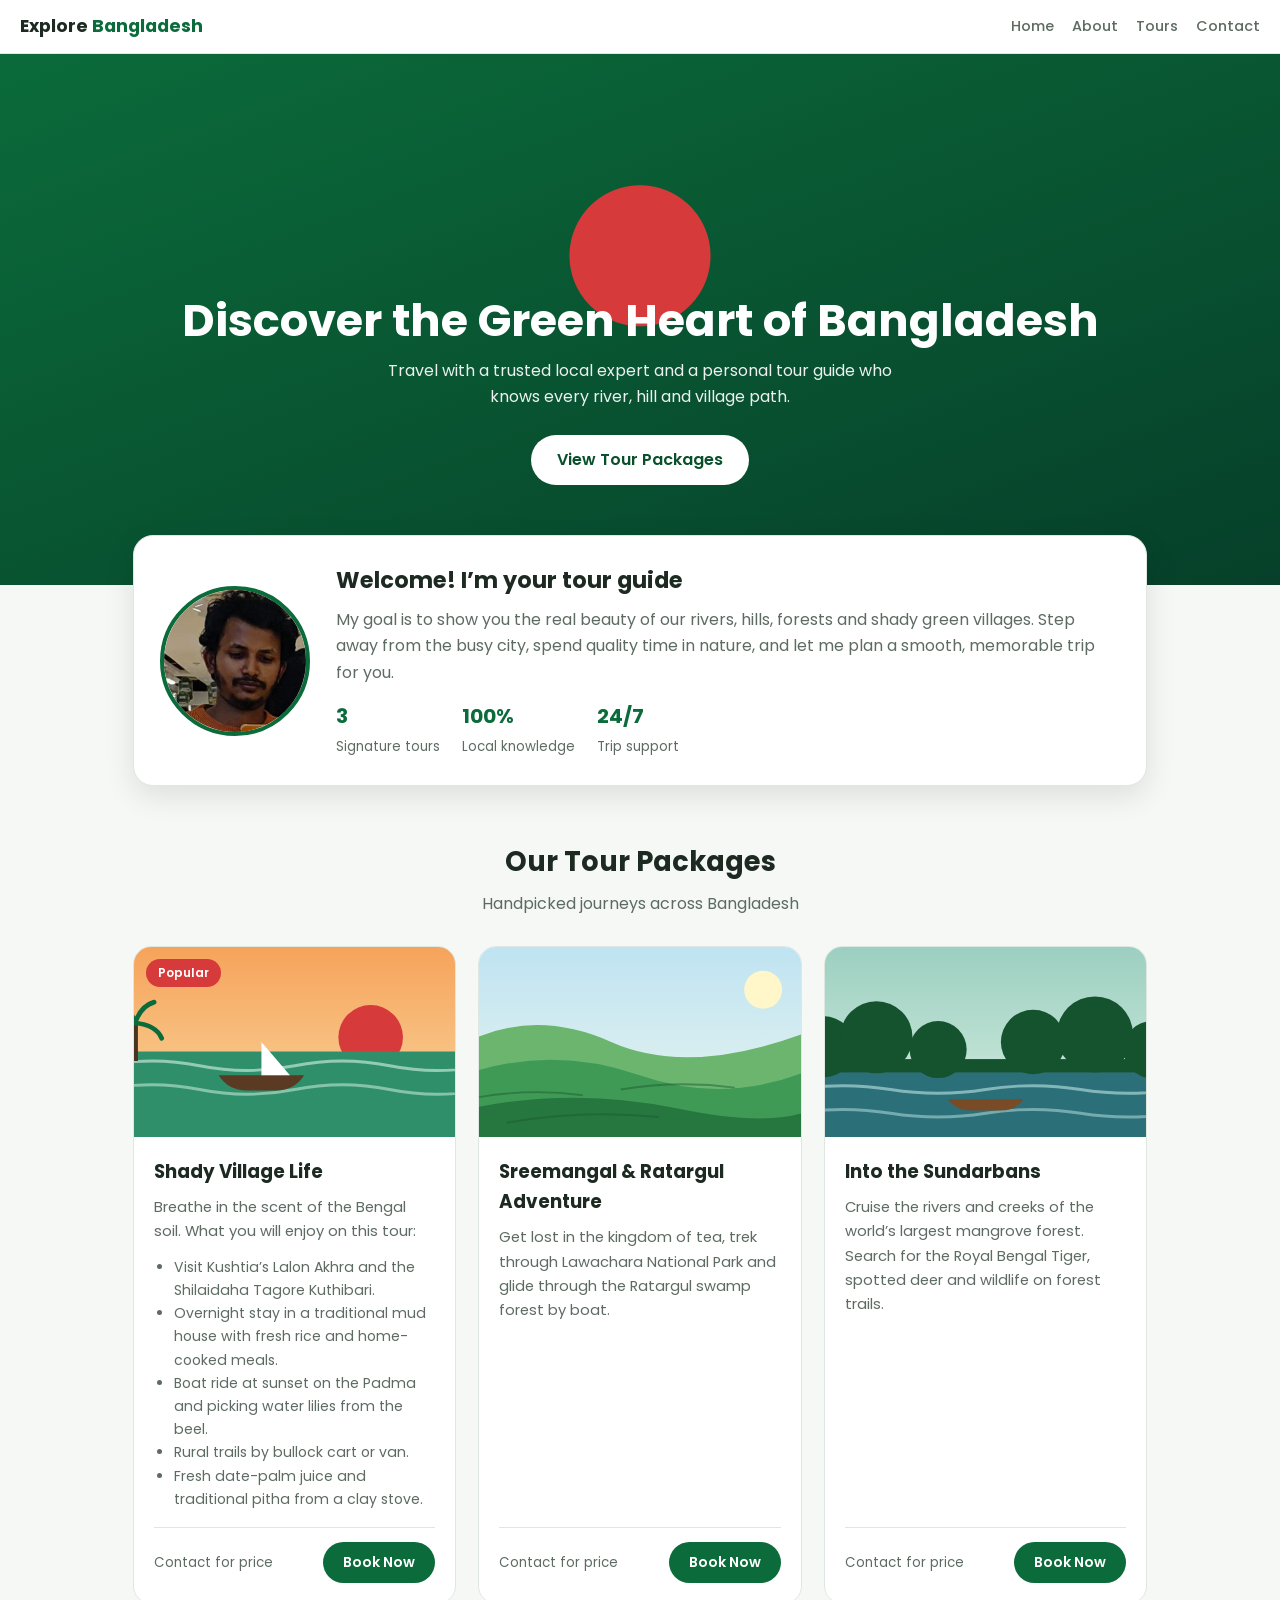
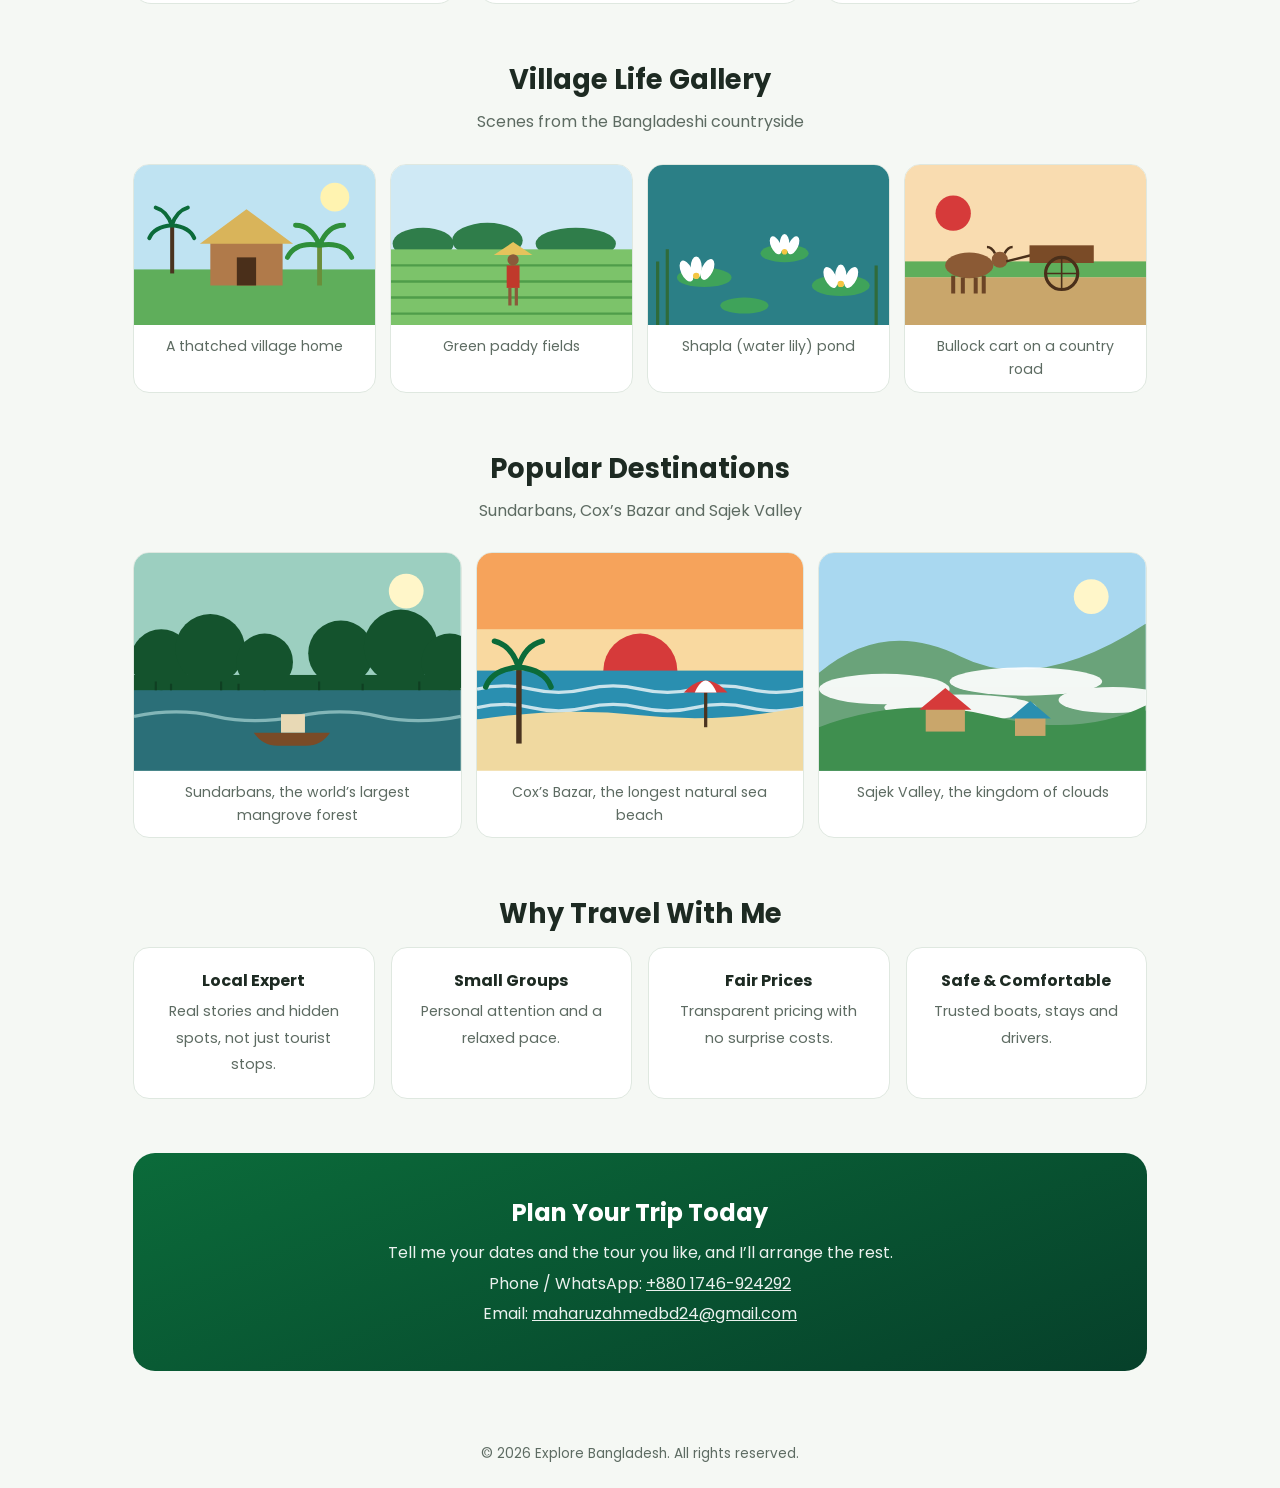
<file: public/assets/aistudio/Explore_Bangladesh___Local_Tour_Guide__3__83a9cded.html>
<!DOCTYPE html>
<html lang="en">
<head>
<meta charset="UTF-8">
<meta name="viewport" content="width=device-width, initial-scale=1, viewport-fit=cover">
<title>Explore Bangladesh – Local Tour Guide</title>
<link href="https://fonts.googleapis.com/css2?family=Poppins:wght@400;500;600;700&display=swap" rel="stylesheet">
<style>
:root{
  --bg:#f5f8f4;--surface:#ffffff;--text:#1d2a22;--muted:#5d6b62;--line:#dfe8e0;
  --green:#0b6b3a;--green-d:#08502b;--red:#d63a3a;--nav:#ffffffee;
  box-sizing:border-box;padding-top:env(safe-area-inset-top,0px);padding-bottom:env(safe-area-inset-bottom,0px);
}
@media (prefers-color-scheme:dark){
  :root:not([data-theme="light"]){--bg:#0f1712;--surface:#18231c;--text:#e8f0ea;--muted:#9db0a3;--line:#27382d;--green:#3fbf7a;--green-d:#2fa566;--nav:#101a14ee}
}
:root[data-theme="dark"]{--bg:#0f1712;--surface:#18231c;--text:#e8f0ea;--muted:#9db0a3;--line:#27382d;--green:#3fbf7a;--green-d:#2fa566;--nav:#101a14ee}
*,*::before,*::after{box-sizing:border-box}
html{scroll-behavior:smooth;scroll-padding-top:calc(70px + env(safe-area-inset-top,0px))}
body{margin:0;font-family:'Poppins',system-ui,-apple-system,Segoe UI,Roboto,sans-serif;background:var(--bg);color:var(--text);line-height:1.65}
body::before{content:"";position:fixed;inset:0 0 auto;height:env(safe-area-inset-top,0px);z-index:10;background:var(--nav);backdrop-filter:blur(8px)}
nav{position:sticky;top:env(safe-area-inset-top,0px);z-index:9;display:flex;align-items:center;justify-content:space-between;gap:12px;padding:12px 20px;background:var(--nav);backdrop-filter:blur(8px);border-bottom:1px solid var(--line)}
.logo{font-weight:700;font-size:1.1rem;white-space:nowrap}
.logo span{color:var(--green)}
nav ul{list-style:none;display:flex;gap:18px;margin:0;padding:0;overflow-x:auto}
nav a{color:var(--muted);text-decoration:none;font-size:.9rem;font-weight:500;white-space:nowrap}
nav a:hover{color:var(--green)}
.hero{position:relative;text-align:center;color:#fff;padding:90px 20px 100px;background:radial-gradient(circle at 50% 38%,#d63a3a 0 70px,transparent 71px),linear-gradient(160deg,#0b6b3a,#06402a)}
.hero h1{position:relative;margin:150px 0 10px;font-size:clamp(1.7rem,6vw,2.8rem);line-height:1.2}
.hero p{position:relative;margin:0 auto 24px;max-width:520px;opacity:.92}
.btn{display:inline-block;padding:12px 26px;border-radius:999px;background:#fff;color:#08502b;font-weight:600;text-decoration:none}
.container{max-width:1050px;margin:0 auto;padding:0 18px 50px}
.about-card{display:flex;gap:26px;align-items:center;margin-top:-50px;position:relative;background:var(--surface);border:1px solid var(--line);border-radius:20px;padding:26px;box-shadow:0 10px 30px #0000001a}
.avatar{flex:0 0 150px;width:150px;height:150px;border-radius:50%;border:4px solid var(--green);overflow:hidden;background:var(--bg);display:flex;align-items:center;justify-content:center;text-align:center;cursor:pointer;color:var(--muted);font-size:.78rem;position:relative}
.avatar img{width:100%;height:100%;object-fit:cover;display:block}
.avatar input{position:absolute;inset:0;opacity:0;cursor:pointer}
.about-card h2{margin:0 0 8px;font-size:1.4rem}
.about-card p{margin:0 0 14px;color:var(--muted)}
.stats{display:flex;gap:22px;flex-wrap:wrap}
.stats b{display:block;font-size:1.25rem;color:var(--green)}
.stats small{color:var(--muted)}
.section-title{text-align:center;margin:54px 0 6px;font-size:1.7rem}
.sub{text-align:center;color:var(--muted);margin:0 0 28px}
.tour-grid{display:grid;grid-template-columns:repeat(auto-fit,minmax(280px,1fr));gap:22px}
.tour-card{background:var(--surface);border:1px solid var(--line);border-radius:18px;overflow:hidden;display:flex;flex-direction:column;transition:transform .2s}
.tour-card:hover{transform:translateY(-4px)}
.tour-img{position:relative;height:190px}
.tour-img svg{width:100%;height:100%;display:block}
.badge{position:absolute;top:12px;left:12px;background:var(--red);color:#fff;font-size:.75rem;font-weight:600;padding:4px 12px;border-radius:999px}
.tour-content{padding:20px;display:flex;flex-direction:column;flex:1}
.tour-content h3{margin:0 0 8px;font-size:1.15rem}
.tour-content p{margin:0 0 12px;color:var(--muted);font-size:.92rem}
.tour-content ul{margin:0 0 16px;padding-left:20px;color:var(--muted);font-size:.88rem}
.tour-meta{margin-top:auto;display:flex;align-items:center;justify-content:space-between;gap:10px;border-top:1px solid var(--line);padding-top:14px}
.price{font-weight:700;color:var(--green)}
.price small{font-weight:400;color:var(--muted)}
.btn-book{background:var(--green);color:#fff;text-decoration:none;padding:9px 20px;border-radius:999px;font-weight:600;font-size:.88rem}
.btn-book:hover{background:var(--green-d)}
.gallery{display:grid;grid-template-columns:repeat(auto-fit,minmax(220px,1fr));gap:14px}
.gallery figure{margin:0;background:var(--surface);border:1px solid var(--line);border-radius:16px;overflow:hidden}
.gallery svg{width:100%;height:auto;display:block}
.gallery figcaption{padding:10px 14px;font-size:.88rem;color:var(--muted);text-align:center}
.why{display:grid;grid-template-columns:repeat(auto-fit,minmax(200px,1fr));gap:16px;margin-top:10px}
.why div{background:var(--surface);border:1px solid var(--line);border-radius:16px;padding:20px;text-align:center}
.why b{display:block;margin-bottom:4px}
.why span{color:var(--muted);font-size:.9rem}
.contact{margin-top:54px;text-align:center;background:linear-gradient(160deg,#0b6b3a,#06402a);color:#fff;border-radius:22px;padding:40px 20px}
.contact h2{margin:0 0 8px}
.contact p{margin:4px 0;opacity:.92}
footer{text-align:center;color:var(--muted);font-size:.85rem;padding:22px 16px}
@media (max-width:640px){
  .about-card{flex-direction:column;text-align:center}
  .stats{justify-content:center}
  nav ul{gap:14px}
}
</style>
</head>
<body>

<nav>
  <div class="logo">Explore <span>Bangladesh</span></div>
  <ul>
    <li><a href="#home">Home</a></li>
    <li><a href="#about">About</a></li>
    <li><a href="#packages">Tours</a></li>
    <li><a href="#contact">Contact</a></li>
  </ul>
</nav>

<section class="hero" id="home">
  <h1>Discover the Green Heart of Bangladesh</h1>
  <p>Travel with a trusted local expert and a personal tour guide who knows every river, hill and village path.</p>
  <a class="btn" href="#packages">View Tour Packages</a>
</section>

<div class="container">

  <div class="about-card" id="about">
    <label class="avatar" title="Tap to change photo">
      <img src="[data-uri]" alt="Tour guide profile photo">
      <input type="file" accept="image/*" id="photoInput" aria-label="Choose profile photo">
    </label>
    <div>
      <h2>Welcome! I’m your tour guide</h2>
      <p>My goal is to show you the real beauty of our rivers, hills, forests and shady green villages. Step away from the busy city, spend quality time in nature, and let me plan a smooth, memorable trip for you.</p>
      <div class="stats">
        <div><b>3</b><small>Signature tours</small></div>
        <div><b>100%</b><small>Local knowledge</small></div>
        <div><b>24/7</b><small>Trip support</small></div>
      </div>
    </div>
  </div>

  <h2 class="section-title" id="packages">Our Tour Packages</h2>
  <p class="sub">Handpicked journeys across Bangladesh</p>

  <div class="tour-grid">

    <div class="tour-card">
      <div class="tour-img">
        <svg viewBox="0 0 400 200" preserveAspectRatio="xMidYMid slice" aria-label="Sunset over a river with a boat">
          <defs><linearGradient id="g1" x1="0" y1="0" x2="0" y2="1"><stop offset="0" stop-color="#f6a35b"/><stop offset="1" stop-color="#f9d9a0"/></linearGradient></defs>
          <rect width="400" height="200" fill="url(#g1)"/>
          <circle cx="280" cy="95" r="34" fill="#d63a3a"/>
          <rect y="110" width="400" height="90" fill="#2f8f6b"/>
          <path d="M0 125q50-10 100 0t100 0 100 0 100 0" stroke="#bfe6d4" stroke-width="3" fill="none" opacity=".7"/>
          <path d="M0 150q50-10 100 0t100 0 100 0 100 0" stroke="#bfe6d4" stroke-width="3" fill="none" opacity=".6"/>
          <path d="M120 135h90q-10 16-30 16h-30q-20 0-30-16z" fill="#5a3a22"/>
          <path d="M165 135V100l30 35z" fill="#fff"/>
          <rect x="30" y="80" width="5" height="40" fill="#4a3320"/><path d="M32 80q-22 2-28 16M32 80q22 2 28 16M32 80q-6-18-20-22M32 80q6-18 20-22" stroke="#0b6b3a" stroke-width="5" fill="none" stroke-linecap="round"/>
        </svg>
        <span class="badge">Popular</span>
      </div>
      <div class="tour-content">
        <h3>Shady Village Life</h3>
        <p>Breathe in the scent of the Bengal soil. What you will enjoy on this tour:</p>
        <ul>
          <li>Visit Kushtia’s Lalon Akhra and the Shilaidaha Tagore Kuthibari.</li>
          <li>Overnight stay in a traditional mud house with fresh rice and home-cooked meals.</li>
          <li>Boat ride at sunset on the Padma and picking water lilies from the beel.</li>
          <li>Rural trails by bullock cart or van.</li>
          <li>Fresh date-palm juice and traditional pitha from a clay stove.</li>
        </ul>
        <div class="tour-meta">
          <span class="price"><small>Contact for price</small></span>
          <a href="#contact" class="btn-book">Book Now</a>
        </div>
      </div>
    </div>

    <div class="tour-card">
      <div class="tour-img">
        <svg viewBox="0 0 400 200" preserveAspectRatio="xMidYMid slice" aria-label="Rolling tea garden hills">
          <defs><linearGradient id="g2" x1="0" y1="0" x2="0" y2="1"><stop offset="0" stop-color="#bfe3f2"/><stop offset="1" stop-color="#eaf6ee"/></linearGradient></defs>
          <rect width="400" height="200" fill="url(#g2)"/>
          <path d="M0 110q80-50 170-10t230-20v120H0z" fill="#6bb56f"/>
          <path d="M0 140q100-40 200-5t200-15v80H0z" fill="#3f9a55"/>
          <path d="M0 175q120-30 240-5t160-10v40H0z" fill="#26763f"/>
          <g stroke="#1d5c32" stroke-width="2" opacity=".5" fill="none"><path d="M20 160q60-12 120-4"/><path d="M180 150q60-10 120-2"/><path d="M60 185q80-14 160-6"/></g>
          <circle cx="330" cy="45" r="20" fill="#fff6c9"/>
        </svg>
      </div>
      <div class="tour-content">
        <h3>Sreemangal &amp; Ratargul Adventure</h3>
        <p>Get lost in the kingdom of tea, trek through Lawachara National Park and glide through the Ratargul swamp forest by boat.</p>
        <div class="tour-meta">
          <span class="price"><small>Contact for price</small></span>
          <a href="#contact" class="btn-book">Book Now</a>
        </div>
      </div>
    </div>

    <div class="tour-card">
      <div class="tour-img">
        <svg viewBox="0 0 400 200" preserveAspectRatio="xMidYMid slice" aria-label="Mangrove forest and river">
          <defs><linearGradient id="g3" x1="0" y1="0" x2="0" y2="1"><stop offset="0" stop-color="#9ccfc0"/><stop offset="1" stop-color="#d6efe2"/></linearGradient></defs>
          <rect width="400" height="200" fill="url(#g3)"/>
          <rect y="130" width="400" height="70" fill="#2b6f78"/>
          <g fill="#14532d"><circle cx="30" cy="105" r="32"/><circle cx="85" cy="95" r="38"/><circle cx="150" cy="108" r="30"/><circle cx="250" cy="100" r="34"/><circle cx="315" cy="92" r="40"/><circle cx="375" cy="108" r="30"/></g>
          <rect y="118" width="400" height="14" fill="#14532d"/>
          <path d="M0 150q50-8 100 0t100 0 100 0 100 0" stroke="#bfe6e3" stroke-width="3" fill="none" opacity=".6"/>
          <path d="M0 175q50-8 100 0t100 0 100 0 100 0" stroke="#bfe6e3" stroke-width="3" fill="none" opacity=".5"/>
          <path d="M160 160h80q-8 12-24 12h-32q-16 0-24-12z" fill="#7a4b27"/>
        </svg>
      </div>
      <div class="tour-content">
        <h3>Into the Sundarbans</h3>
        <p>Cruise the rivers and creeks of the world’s largest mangrove forest. Search for the Royal Bengal Tiger, spotted deer and wildlife on forest trails.</p>
        <div class="tour-meta">
          <span class="price"><small>Contact for price</small></span>
          <a href="#contact" class="btn-book">Book Now</a>
        </div>
      </div>
    </div>

  </div>

  <h2 class="section-title">Village Life Gallery</h2>
  <p class="sub">Scenes from the Bangladeshi countryside</p>
  <div class="gallery">
    <figure>
      <svg viewBox="0 0 300 200" aria-label="Thatched village home with banana trees">
        <rect width="300" height="200" fill="#bfe3f2"/><circle cx="250" cy="40" r="18" fill="#fff3b0"/>
        <rect y="130" width="300" height="70" fill="#5fae5b"/>
        <rect x="95" y="95" width="90" height="55" fill="#b07a4a"/><path d="M82 98L140 55l58 43z" fill="#d9b45a"/><rect x="128" y="115" width="24" height="35" fill="#4a2f1a"/>
        <rect x="228" y="100" width="6" height="50" fill="#6b8e3a"/><path d="M231 100q-30-5-40 15M231 100q30-5 40 15M231 100q-10-25-30-25M231 100q10-25 30-25" stroke="#2f8f3a" stroke-width="6" fill="none" stroke-linecap="round"/>
        <rect x="45" y="75" width="5" height="60" fill="#4a3320"/><path d="M47 75q-22 2-28 16M47 75q22 2 28 16M47 75q-6-18-20-22M47 75q6-18 20-22" stroke="#0b6b3a" stroke-width="5" fill="none" stroke-linecap="round"/>
      </svg>
      <figcaption>A thatched village home</figcaption>
    </figure>
    <figure>
      <svg viewBox="0 0 300 200" aria-label="Farmer in a green paddy field">
        <rect width="300" height="200" fill="#cfe9f5"/>
        <g fill="#2f7d4a"><ellipse cx="40" cy="98" rx="38" ry="20"/><ellipse cx="120" cy="94" rx="44" ry="22"/><ellipse cx="230" cy="98" rx="50" ry="20"/></g>
        <rect y="105" width="300" height="95" fill="#7cc36a"/>
        <g stroke="#4f9d4a" stroke-width="3"><path d="M0 125h300M0 145h300M0 165h300M0 185h300"/></g>
        <path d="M128 112l24-16 24 16z" fill="#e6c35c"/><circle cx="152" cy="118" r="7" fill="#8a5a3a"/><rect x="144" y="125" width="16" height="28" fill="#c0392b"/><path d="M148 153v22M156 153v22" stroke="#8a5a3a" stroke-width="4"/>
      </svg>
      <figcaption>Green paddy fields</figcaption>
    </figure>
    <figure>
      <svg viewBox="0 0 300 200" aria-label="Shapla water lily pond">
        <rect width="300" height="200" fill="#2b7f86"/>
        <g fill="#3fa35a"><ellipse cx="70" cy="140" rx="34" ry="12"/><ellipse cx="170" cy="110" rx="30" ry="11"/><ellipse cx="240" cy="150" rx="36" ry="13"/><ellipse cx="120" cy="175" rx="30" ry="10"/></g>
        <g fill="#fff"><ellipse cx="60" cy="128" rx="7" ry="14"/><ellipse cx="74" cy="130" rx="7" ry="14" transform="rotate(25 74 130)"/><ellipse cx="48" cy="132" rx="7" ry="14" transform="rotate(-25 48 132)"/><ellipse cx="170" cy="98" rx="6" ry="12"/><ellipse cx="181" cy="100" rx="6" ry="12" transform="rotate(25 181 100)"/><ellipse cx="159" cy="100" rx="6" ry="12" transform="rotate(-25 159 100)"/><ellipse cx="240" cy="138" rx="7" ry="14"/><ellipse cx="253" cy="140" rx="7" ry="14" transform="rotate(25 253 140)"/><ellipse cx="227" cy="140" rx="7" ry="14" transform="rotate(-25 227 140)"/></g>
        <g fill="#f4c542"><circle cx="60" cy="138" r="4"/><circle cx="170" cy="108" r="3.5"/><circle cx="240" cy="148" r="4"/></g>
        <path d="M12 200V120M24 200V105M284 200V125" stroke="#2f6b3a" stroke-width="4"/>
      </svg>
      <figcaption>Shapla (water lily) pond</figcaption>
    </figure>
    <figure>
      <svg viewBox="0 0 300 200" aria-label="Bullock cart on a country road">
        <rect width="300" height="200" fill="#f9dcb0"/><circle cx="60" cy="60" r="22" fill="#d63a3a"/>
        <rect y="120" width="300" height="20" fill="#5fae5b"/><rect y="140" width="300" height="60" fill="#c9a66b"/>
        <ellipse cx="80" cy="125" rx="30" ry="16" fill="#8b5a35"/><circle cx="118" cy="118" r="10" fill="#8b5a35"/><path d="M112 110q-4-8-10-8M124 110q4-8 10-8" stroke="#4a2f1a" stroke-width="3" fill="none"/><path d="M60 138v22M72 140v20M88 140v20M98 138v22" stroke="#6b4426" stroke-width="5"/>
        <path d="M126 120L158 112" stroke="#4a2f1a" stroke-width="3"/><rect x="155" y="100" width="80" height="22" fill="#7a4b27"/><circle cx="195" cy="135" r="20" fill="none" stroke="#4a2f1a" stroke-width="4"/><path d="M175 135h40M195 115v40" stroke="#4a2f1a" stroke-width="2"/>
      </svg>
      <figcaption>Bullock cart on a country road</figcaption>
    </figure>
  </div>

  <h2 class="section-title">Popular Destinations</h2>
  <p class="sub">Sundarbans, Cox’s Bazar and Sajek Valley</p>
  <div class="gallery">
    <figure>
      <svg viewBox="0 0 300 200" aria-label="Sundarbans mangrove forest with a boat">
        <rect width="300" height="200" fill="#9ccfc0"/><circle cx="250" cy="35" r="16" fill="#fff6c9"/>
        <rect y="125" width="300" height="75" fill="#2b6f78"/>
        <g fill="#14532d"><circle cx="25" cy="98" r="28"/><circle cx="70" cy="88" r="32"/><circle cx="120" cy="100" r="26"/><circle cx="190" cy="92" r="30"/><circle cx="245" cy="86" r="34"/><circle cx="290" cy="100" r="26"/></g>
        <rect y="112" width="300" height="14" fill="#14532d"/>
        <g stroke="#0f3f22" stroke-width="2"><path d="M20 126v-8M34 126v-6M80 126v-8M96 126v-6M170 126v-8M210 126v-6M262 126v-8"/></g>
        <path d="M0 150q40-8 75 0t75 0 75 0 75 0" stroke="#bfe6e3" stroke-width="3" fill="none" opacity=".6"/>
        <path d="M110 165h70q-8 12-22 12h-26q-14 0-22-12z" fill="#7a4b27"/><rect x="135" y="148" width="22" height="17" fill="#e8d9b5"/>
      </svg>
      <figcaption>Sundarbans, the world’s largest mangrove forest</figcaption>
    </figure>
    <figure>
      <svg viewBox="0 0 300 200" aria-label="Cox’s Bazar sea beach at sunset">
        <rect width="300" height="110" fill="#f6a35b"/><rect y="70" width="300" height="40" fill="#f9d9a0"/>
        <circle cx="150" cy="108" r="34" fill="#d63a3a"/>
        <rect y="108" width="300" height="45" fill="#2a8fb0"/>
        <g stroke="#fff" stroke-width="3" fill="none" opacity=".75"><path d="M0 125q25-6 50 0t50 0 50 0 50 0 50 0 50 0"/><path d="M0 142q25-6 50 0t50 0 50 0 50 0 50 0 50 0"/></g>
        <path d="M0 153q75-12 150-4t150-8v59H0z" fill="#f0d9a0"/>
        <rect x="36" y="105" width="5" height="70" fill="#4a3320"/><path d="M38 105q-24 2-30 18M38 105q24 2 30 18M38 105q-6-20-22-24M38 105q6-20 22-24" stroke="#0b6b3a" stroke-width="5" fill="none" stroke-linecap="round"/>
        <path d="M210 160v-34" stroke="#4a3320" stroke-width="3"/><path d="M190 128q20-22 40 0z" fill="#d63a3a"/><path d="M200 128q10-22 20 0z" fill="#fff"/>
      </svg>
      <figcaption>Cox’s Bazar, the longest natural sea beach</figcaption>
    </figure>
    <figure>
      <svg viewBox="0 0 300 200" aria-label="Sajek Valley hills above the clouds">
        <rect width="300" height="200" fill="#a9d8f0"/>
        <path d="M0 110q60-50 130-15t170-30v135H0z" fill="#6aa37a"/>
        <g fill="#fff" opacity=".92"><ellipse cx="60" cy="125" rx="60" ry="14"/><ellipse cx="190" cy="118" rx="70" ry="13"/><ellipse cx="270" cy="135" rx="50" ry="12"/><ellipse cx="130" cy="142" rx="70" ry="12"/></g>
        <path d="M0 160q80-30 160-10t140-10v60H0z" fill="#3f8f4f"/>
        <rect x="98" y="142" width="36" height="22" fill="#c9a66b"/><path d="M92 144l24-20 24 20z" fill="#d63a3a"/>
        <rect x="180" y="150" width="28" height="18" fill="#c9a66b"/><path d="M175 152l19-16 19 16z" fill="#2a8fb0"/>
        <circle cx="250" cy="40" r="16" fill="#fff6c9"/>
      </svg>
      <figcaption>Sajek Valley, the kingdom of clouds</figcaption>
    </figure>
  </div>

  <h2 class="section-title">Why Travel With Me</h2>
  <div class="why">
    <div><b>Local Expert</b><span>Real stories and hidden spots, not just tourist stops.</span></div>
    <div><b>Small Groups</b><span>Personal attention and a relaxed pace.</span></div>
    <div><b>Fair Prices</b><span>Transparent pricing with no surprise costs.</span></div>
    <div><b>Safe &amp; Comfortable</b><span>Trusted boats, stays and drivers.</span></div>
  </div>

  <div class="contact" id="contact">
    <h2>Plan Your Trip Today</h2>
    <p>Tell me your dates and the tour you like, and I’ll arrange the rest.</p>
    <p>Phone / WhatsApp: <a href="tel:+8801746924292" style="color:#fff">+880 1746-924292</a></p>
    <p>Email: <a href="mailto:maharuzahmedbd24@gmail.com" style="color:#fff">maharuzahmedbd24@gmail.com</a></p>
  </div>

</div>

<footer>© 2026 Explore Bangladesh. All rights reserved.</footer>

<script>
(function(){
  var input=document.getElementById('photoInput');
  var avatar=input.parentNode;
  input.addEventListener('change',function(){
    var f=input.files&&input.files[0];
    if(!f)return;
    var r=new FileReader();
    r.onload=function(){
      var img=document.createElement('img');
      img.src=r.result;img.alt='Tour guide profile photo';
      var hint=document.getElementById('avatarHint');
      if(hint)hint.remove();
      var old=avatar.querySelector('img');if(old)old.remove();
      avatar.insertBefore(img,input);
    };
    r.readAsDataURL(f);
  });
})();
</script>
</body>
</html>
</file>
